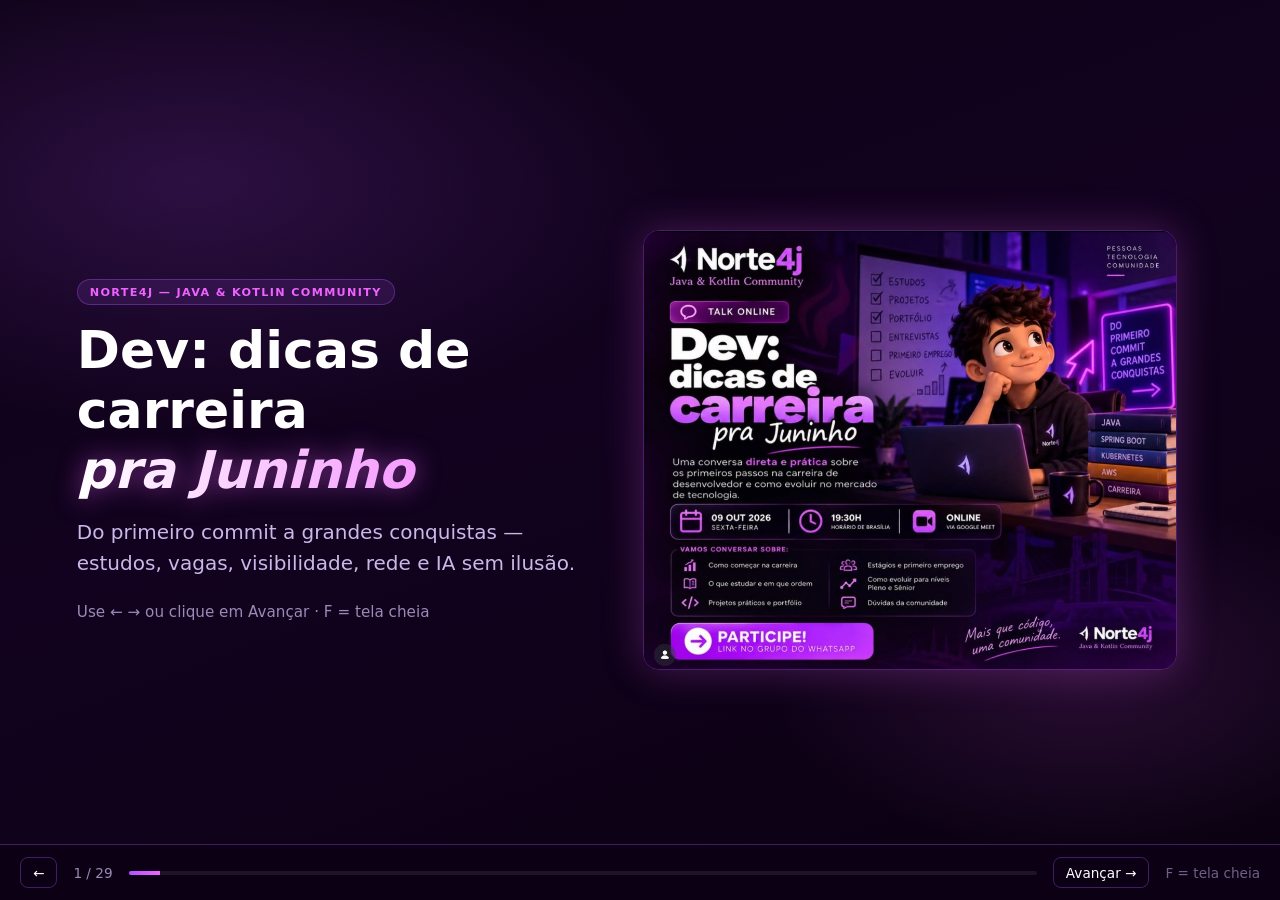
<file: apresentacao/deck.html>
<!DOCTYPE html>
<html lang="pt-BR">
<head>
  <meta charset="UTF-8">
  <meta name="viewport" content="width=device-width, initial-scale=1.0">
  <title>Slides</title>
  <link rel="stylesheet" href="assets/slides.css">
  <script>
    (function () {
      const params = new URLSearchParams(location.search);
      const deck = params.get("deck") || "dev-juninho-30-slides.json";
      document.documentElement.setAttribute("data-slides-config", deck);
      const link = document.createElement("link");
      link.rel = "preload";
      link.href = deck;
      link.as = "fetch";
      link.crossOrigin = "";
      document.head.appendChild(link);
    })();
  </script>
</head>
<body>
  <div class="deck" id="deck" aria-live="polite"></div>

  <div class="ui" role="toolbar" aria-label="Navegação da apresentação">
    <button type="button" id="prev" aria-label="Slide anterior">←</button>
    <span id="counter">…</span>
    <div class="progress" aria-hidden="true"><div class="progress__fill" id="progress"></div></div>
    <button type="button" id="next" aria-label="Próximo slide">Avançar →</button>
    <span class="hint">F = tela cheia</span>
  </div>

  <script type="module" src="assets/slides-renderer.js"></script>
</body>
</html>
</file>
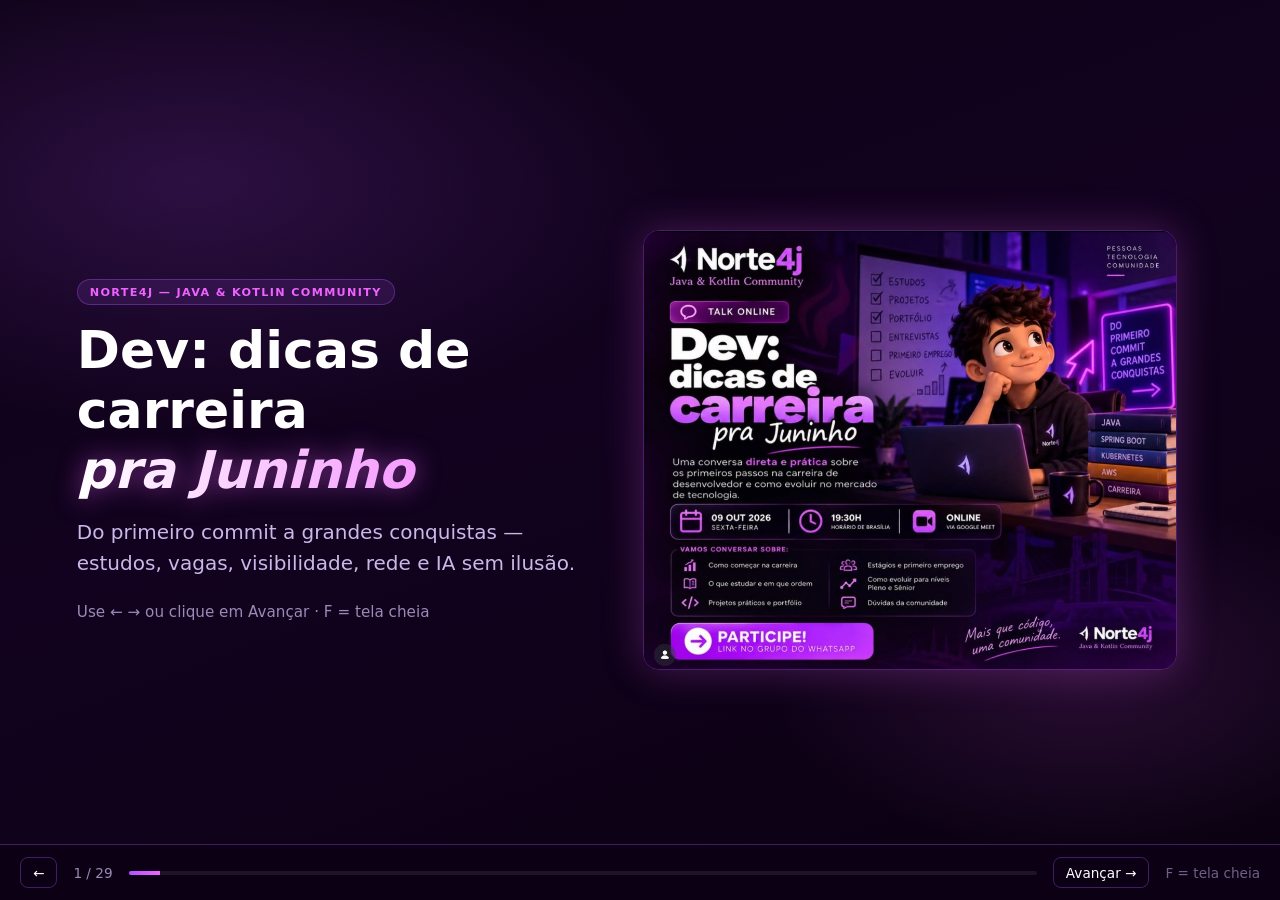
<file: apresentacao/dev-juninho-30-slides.html>
<!DOCTYPE html>
<html lang="pt-BR">
<head>
  <meta charset="UTF-8">
  <meta name="viewport" content="width=device-width, initial-scale=1.0">
  <title>Dev: dicas de carreira pra Juninho — 30 slides</title>
  <link rel="icon" type="image/svg+xml" href="data:image/svg+xml,%3Csvg xmlns='http://www.w3.org/2000/svg' viewBox='0 0 32 32' role='img' aria-label='Slides'%3E%3Cdefs%3E%3ClinearGradient id='g' x1='0%25' y1='0%25' x2='100%25' y2='100%25'%3E%3Cstop offset='0%25' stop-color='%23b352ff'/%3E%3Cstop offset='100%25' stop-color='%23f062ff'/%3E%3C/linearGradient%3E%3Cfilter id='glow'%3E%3CfeGaussianBlur stdDeviation='1.2' result='b'/%3E%3CfeMerge%3E%3CfeMergeNode in='b'/%3E%3CfeMergeNode in='SourceGraphic'/%3E%3C/feMerge%3E%3C/filter%3E%3C/defs%3E%3Crect width='32' height='32' rx='8' fill='%230d0115'/%3E%3Crect x='6' y='7' width='20' height='15' rx='2.5' fill='none' stroke='url(%23g)' stroke-width='2' filter='url(%23glow)'/%3E%3Crect x='9' y='10' width='14' height='2' rx='1' fill='url(%23g)'/%3E%3Crect x='9' y='14' width='10' height='1.5' rx='.75' fill='%23c9b8e8' opacity='.9'/%3E%3Crect x='9' y='17' width='12' height='1.5' rx='.75' fill='%23c9b8e8' opacity='.65'/%3E%3Cpolygon points='22,22 22,26 26,24' fill='url(%23g)'/%3E%3C/svg%3E">
  <link rel="apple-touch-icon" href="data:image/svg+xml,%3Csvg xmlns='http://www.w3.org/2000/svg' viewBox='0 0 32 32'%3E%3Crect width='32' height='32' rx='8' fill='%230d0115'/%3E%3Crect x='6' y='7' width='20' height='15' rx='2.5' fill='none' stroke='%23f062ff' stroke-width='2'/%3E%3Cpolygon points='22,22 22,26 26,24' fill='%23f062ff'/%3E%3C/svg%3E">
  <style>
    :root {
      --bg: #0d0115;
      --bg-card: rgba(20, 8, 32, 0.85);
      --accent-from: #b352ff;
      --accent-to: #f062ff;
      --text: #ffffff;
      --text-soft: #c9b8e8;
      --text-muted: #9a8ab5;
      --border: rgba(179, 82, 255, 0.35);
      --glow: 0 0 40px rgba(240, 98, 255, 0.25);
      --font: "Segoe UI", system-ui, -apple-system, sans-serif;
    }

    * { box-sizing: border-box; margin: 0; padding: 0; }

    html, body {
      height: 100%;
      overflow: hidden;
      font-family: var(--font);
      background: var(--bg);
      color: var(--text);
    }

    body::before {
      content: "";
      position: fixed;
      inset: 0;
      background:
        radial-gradient(ellipse 70% 50% at 15% 20%, rgba(179, 82, 255, 0.18), transparent 55%),
        radial-gradient(ellipse 50% 40% at 85% 75%, rgba(240, 98, 255, 0.12), transparent 50%),
        linear-gradient(160deg, #0d0115 0%, #12021f 45%, #0a0110 100%);
      z-index: 0;
    }

    .deck {
      position: relative;
      z-index: 1;
      height: 100vh;
      width: 100vw;
    }

    .slide {
      position: absolute;
      inset: 0;
      display: flex;
      flex-direction: column;
      justify-content: center;
      padding: clamp(1.5rem, 4vw, 3.5rem) clamp(1.5rem, 6vw, 5rem);
      opacity: 0;
      visibility: hidden;
      transform: translateX(24px);
      transition: opacity 0.35s ease, transform 0.35s ease, visibility 0.35s;
      pointer-events: none;
    }

    .slide.is-active {
      opacity: 1;
      visibility: visible;
      transform: translateX(0);
      pointer-events: auto;
    }

    .slide--scroll.is-active {
      justify-content: flex-start;
      overflow-x: hidden;
      overflow-y: auto;
      padding-bottom: 4.5rem;
      -webkit-overflow-scrolling: touch;
    }

    .slide--checklist h2 {
      font-size: clamp(1.35rem, 3vw, 2rem);
      margin-bottom: 0.5rem;
    }

    .slide--checklist .grid-2 {
      grid-template-columns: repeat(3, minmax(0, 1fr));
      gap: 0.65rem;
      max-width: 62rem;
    }

    @media (max-width: 900px) {
      .slide--checklist .grid-2 {
        grid-template-columns: repeat(2, minmax(0, 1fr));
      }
    }

    .slide--checklist .mini-card {
      padding: 0.65rem 0.75rem;
    }

    .slide--checklist .mini-card h3 {
      font-size: 0.72rem;
    }

    .slide--checklist .mini-card p {
      font-size: 0.82rem;
      line-height: 1.35;
    }

    .slide--section {
      justify-content: flex-end;
      padding-bottom: clamp(3rem, 12vh, 6rem);
    }

    .slide--section .section-num {
      font-size: clamp(4rem, 14vw, 9rem);
      font-weight: 800;
      line-height: 1;
      background: linear-gradient(135deg, var(--accent-from), var(--accent-to));
      -webkit-background-clip: text;
      background-clip: text;
      color: transparent;
      filter: drop-shadow(0 0 30px rgba(240, 98, 255, 0.4));
      margin-bottom: 0.25rem;
    }

    .slide--challenge .card {
      border-color: rgba(240, 98, 255, 0.55);
      box-shadow: var(--glow);
    }

    .badge {
      display: inline-block;
      font-size: 0.7rem;
      font-weight: 700;
      letter-spacing: 0.12em;
      text-transform: uppercase;
      padding: 0.35rem 0.75rem;
      border-radius: 999px;
      border: 1px solid var(--border);
      color: var(--accent-to);
      margin-bottom: 1rem;
      background: rgba(179, 82, 255, 0.12);
    }

    .badge--challenge {
      background: linear-gradient(90deg, var(--accent-from), var(--accent-to));
      color: #0d0115;
      border: none;
    }

    h1 {
      font-size: clamp(1.75rem, 4.5vw, 3.25rem);
      font-weight: 800;
      line-height: 1.15;
      max-width: 18ch;
    }

    h1 .script {
      display: block;
      font-weight: 600;
      font-style: italic;
      background: linear-gradient(90deg, #fff, var(--accent-to));
      -webkit-background-clip: text;
      background-clip: text;
      color: transparent;
      text-shadow: none;
      filter: drop-shadow(0 0 12px rgba(240, 98, 255, 0.5));
    }

    h2 {
      font-size: clamp(1.5rem, 3.5vw, 2.5rem);
      font-weight: 700;
      margin-bottom: 1rem;
      background: linear-gradient(90deg, #fff 30%, var(--accent-to));
      -webkit-background-clip: text;
      background-clip: text;
      color: transparent;
    }

    .subtitle {
      font-size: clamp(1rem, 2vw, 1.25rem);
      color: var(--text-soft);
      max-width: 42rem;
      margin-top: 1rem;
      line-height: 1.55;
    }

    .meta {
      margin-top: 1.5rem;
      font-size: 0.95rem;
      color: var(--text-muted);
    }

    .card {
      background: var(--bg-card);
      border: 1px solid var(--border);
      border-radius: 16px;
      padding: clamp(1.25rem, 3vw, 2rem);
      max-width: 52rem;
      backdrop-filter: blur(12px);
    }

    ul, ol {
      margin-top: 0.75rem;
      padding-left: 1.25rem;
      color: var(--text-soft);
      font-size: clamp(0.95rem, 1.8vw, 1.15rem);
      line-height: 1.65;
    }

    li { margin-bottom: 0.5rem; }
    li strong { color: var(--text); }

    .grid-2 {
      display: grid;
      grid-template-columns: repeat(auto-fit, minmax(220px, 1fr));
      gap: 1rem;
      max-width: 56rem;
      margin-top: 1rem;
    }

    .mini-card {
      background: rgba(179, 82, 255, 0.08);
      border: 1px solid var(--border);
      border-radius: 12px;
      padding: 1rem 1.1rem;
    }

    .mini-card h3 {
      font-size: 0.85rem;
      text-transform: uppercase;
      letter-spacing: 0.06em;
      color: var(--accent-to);
      margin-bottom: 0.35rem;
    }

    .mini-card p {
      font-size: 0.95rem;
      color: var(--text-soft);
      line-height: 1.45;
    }

    .cover-grid {
      display: grid;
      grid-template-columns: 1fr 1fr;
      gap: 2rem;
      align-items: center;
      max-width: 1100px;
      width: 100%;
    }

    @media (max-width: 800px) {
      .cover-grid { grid-template-columns: 1fr; }
      .cover-grid img { max-height: 220px; object-fit: cover; width: 100%; border-radius: 12px; }
    }

    .cover-grid img {
      width: 100%;
      border-radius: 16px;
      border: 1px solid var(--border);
      box-shadow: var(--glow);
    }

    .quote {
      margin-top: 1rem;
      padding-left: 1rem;
      border-left: 3px solid var(--accent-from);
      color: var(--text-muted);
      font-style: italic;
      font-size: 0.95rem;
    }

    .ui {
      position: fixed;
      bottom: 0;
      left: 0;
      right: 0;
      z-index: 10;
      display: flex;
      align-items: center;
      gap: 1rem;
      padding: 0.75rem 1.25rem;
      background: rgba(13, 1, 21, 0.92);
      border-top: 1px solid var(--border);
      font-size: 0.85rem;
      color: var(--text-muted);
    }

    .progress {
      flex: 1;
      height: 4px;
      background: rgba(255, 255, 255, 0.08);
      border-radius: 999px;
      overflow: hidden;
    }

    .progress__fill {
      height: 100%;
      width: 0%;
      background: linear-gradient(90deg, var(--accent-from), var(--accent-to));
      transition: width 0.3s ease;
    }

    .ui button {
      background: transparent;
      border: 1px solid var(--border);
      color: var(--text);
      border-radius: 8px;
      padding: 0.4rem 0.75rem;
      cursor: pointer;
      font: inherit;
    }

    .ui button:hover {
      border-color: var(--accent-to);
      box-shadow: var(--glow);
    }

    .hint { opacity: 0.7; }

    .slide--open .card {
      min-height: 14rem;
      display: flex;
      flex-direction: column;
      justify-content: center;
      border-style: dashed;
      border-width: 2px;
    }

    .slide--open .open-prompt {
      font-size: clamp(1.1rem, 2.2vw, 1.45rem);
      color: var(--text-soft);
      line-height: 1.6;
      max-width: 40rem;
    }

    .link-grid {
      display: grid;
      grid-template-columns: repeat(auto-fit, minmax(240px, 1fr));
      gap: 0.85rem;
      max-width: 56rem;
      margin-top: 1.25rem;
    }

    .link-card {
      display: block;
      text-decoration: none;
      color: var(--text);
      background: rgba(179, 82, 255, 0.1);
      border: 1px solid var(--border);
      border-radius: 14px;
      padding: 1rem 1.15rem;
      transition: border-color 0.2s ease, box-shadow 0.2s ease, transform 0.2s ease;
    }

    .link-card:hover {
      border-color: var(--accent-to);
      box-shadow: var(--glow);
      transform: translateY(-2px);
    }

    .link-card span {
      display: block;
      font-size: 0.72rem;
      letter-spacing: 0.08em;
      text-transform: uppercase;
      color: var(--accent-to);
      margin-bottom: 0.35rem;
    }

    .link-card strong {
      font-size: 1rem;
      font-weight: 600;
      word-break: break-word;
    }
  </style>
</head>
<body>
  <div class="deck" id="deck" aria-live="polite">

    <!-- 1 -->
    <section class="slide is-active" data-slide="1">
      <div class="cover-grid">
        <div>
          <span class="badge">Norte4j — Java &amp; Kotlin Community</span>
          <h1>Dev: dicas de carreira <span class="script">pra Juninho</span></h1>
          <p class="subtitle">Do primeiro commit a grandes conquistas — estudos, vagas, visibilidade, rede e IA sem ilusão.</p>
          <p class="meta">Use ← → ou clique em Avançar · F = tela cheia</p>
        </div>
        <img src="assets/capa-norte4j.jpg" alt="Capa do evento Dev: dicas de carreira pra Juninho">
      </div>
    </section>

    <!-- 2 -->
    <section class="slide" data-slide="2">
      <span class="badge">Roteiro</span>
      <h2>O que vamos conversar</h2>
      <div class="grid-2">
        <div class="mini-card"><h3>01</h3><p>Escolher linguagem (sem fanatismo)</p></div>
        <div class="mini-card"><h3>02</h3><p>O que estudar além do tutorial</p></div>
        <div class="mini-card"><h3>03</h3><p>Primeira vaga e dia a dia</p></div>
        <div class="mini-card"><h3>04</h3><p>Subir de senioridade com ética</p></div>
        <div class="mini-card"><h3>05</h3><p>Networking que abre porta</p></div>
        <div class="mini-card"><h3>06</h3><p>IA como multiplicador</p></div>
        <div class="mini-card"><h3>→</h3><p>Desafio: projeto guiado Java + Angular no GitHub</p></div>
      </div>
    </section>

    <!-- 3 -->
    <section class="slide slide--section" data-slide="3">
      <span class="badge">Tema 01</span>
      <div class="section-num">01</div>
      <h2>Como escolher a linguagem</h2>
      <p class="subtitle">Não existe “a melhor”. Existe a que você vai usar com consistência.</p>
    </section>

    <!-- 4 -->
    <section class="slide" data-slide="4">
      <span class="badge">Linguagem</span>
      <h2>Sem preferência religiosa</h2>
      <div class="card">
        <ul>
          <li><strong>Java, Kotlin, C#, Python, Go…</strong> são ferramentas. O mercado contrata problema resolvido, não logo na camiseta.</li>
          <li>Parar de trocar de stack todo mês é metade da batalha.</li>
          <li>Escolha com base em <strong>vagas na sua regão</strong>, <strong>comunidade ativa</strong> e <strong>tipo de produto</strong> que te anima (web, mobile, backend, dados).</li>
        </ul>
        <p class="quote">Pergunta útil: “Onde eu quero estar empregado em 12 meses?” — a resposta costuma apontar a stack.</p>
      </div>
    </section>

    <!-- 5 -->
    <section class="slide slide--scroll slide--checklist" data-slide="5">
      <span class="badge">Linguagem</span>
      <h2>Critérios práticos (checklist)</h2>
      <div class="grid-2">
        <div class="mini-card"><h3>Mercado</h3><p>Abra 20 vagas júnior/estágio e conte a stack mais repetida — não o Twitter.</p></div>
        <div class="mini-card"><h3>Curva</h3><p>Uma linguagem “difícil” com mentoria e comunidade pode ser mais rápida que uma “fácil” sozinho.</p></div>
        <div class="mini-card"><h3>Ecossistema</h3><p>Framework maduro, documentação, empresas usando em produção.</p></div>
        <div class="mini-card"><h3>Projeto âncora</h3><p>Um projeto real (API, app, automação) fixa a escolha melhor que 40 cursos.</p></div>
        <div class="mini-card"><h3>Fullstack → especialista</h3><p>Comece <strong>fullstack / full cycle</strong> (back, front, deploy, entrega ponta a ponta) — é o perfil com <strong>mais janelas</strong> no início. Depois aprofunde onde o mercado e você mais combinam.</p></div>
        <div class="mini-card"><h3>Nuvem (AWS)</h3><p>Estude bastante <strong>computação em nuvem</strong>, principalmente <strong>AWS</strong> e o ecossistema: EC2, S3, RDS, Lambda, IAM, CloudWatch — deploy e operação viram diferencial cedo.</p></div>
      </div>
    </section>

    <!-- 6 -->
    <section class="slide slide--section" data-slide="7">
      <span class="badge">Tema 02</span>
      <div class="section-num">02</div>
      <h2>O que estudar</h2>
      <p class="subtitle">Sair do óbvio: o júnior que só replica tutorial some na massa.</p>
    </section>

    <!-- 8 -->
    <section class="slide" data-slide="8">
      <span class="badge">Fundamentos</span>
      <h2>Estrutura de dados &amp; complexidade</h2>
      <div class="card">
        <ul>
          <li>Listas, mapas, filas, árvores — <strong>quando usar cada uma</strong> no dia a dia (cache, fila, índice).</li>
          <li>Big O na prática: loop aninhado em lista grande? Índice no banco? N+1?</li>
          <li>LeetCode infinito não é obrigatório; <strong>entender trade-off</strong> é.</li>
        </ul>
      </div>
    </section>

    <!-- 9 -->
    <section class="slide" data-slide="9">
      <span class="badge">Fundamentos</span>
      <h2>Segurança (mínimo viável de produção)</h2>
      <div class="card">
        <ul>
          <li>Auth: sessão vs JWT, expiração, não logar senha/token.</li>
          <li>OWASP Top 10 em linguagem humana: injection, XSS, IDOR, secrets no repo.</li>
          <li>Dependências: <strong>CVE não é só coisa de sênior</strong> — rode scanner no CI quando puder.</li>
        </ul>
      </div>
    </section>

    <!-- 10 -->
    <section class="slide" data-slide="10">
      <span class="badge">Fundamentos</span>
      <h2>Performance</h2>
      <div class="card">
        <ul>
          <li>Meça antes de “otimizar”: logs, APM, query lenta, profiling.</li>
          <li>Cache com critério (o que invalida? consistência?).</li>
          <li>Async/concorrência só quando o gargalo está claro — complexidade tem custo.</li>
        </ul>
      </div>
    </section>

    <!-- 11 -->
    <section class="slide" data-slide="11">
      <span class="badge">Fundamentos</span>
      <h2>Resiliência de aplicações</h2>
      <div class="card">
        <ul>
          <li>Timeout, retry com backoff, circuit breaker — serviço externo <strong>vai</strong> cair.</li>
          <li>Idempotência em filas e pagamentos.</li>
          <li>Health check, graceful shutdown, fila morta (DLQ).</li>
        </ul>
      </div>
    </section>

    <!-- 12 -->
    <section class="slide" data-slide="12">
      <span class="badge">Fundamentos</span>
      <h2>Sair do óbvio</h2>
      <div class="grid-2">
        <div class="mini-card"><h3>Cloud (AWS)</h3><p>Domine pelo menos <strong>4 ferramentas</strong> — ex.: S3, IAM, Lambda, RDS, CloudWatch, ECS (o que seu time usar de verdade).</p></div>
        <div class="mini-card"><h3>Observabilidade</h3><p>Métricas, traces, correlação de request — “funciona na minha máquina” não escala.</p></div>
        <div class="mini-card"><h3>Deploy &amp; CI</h3><p>Pipeline que roda teste e lint; ambiente parecido com produção.</p></div>
        <div class="mini-card"><h3>Domínio</h3><p>Ler regra de negócio e perguntar “e se falhar aqui?”</p></div>
        <div class="mini-card"><h3>Escrita</h3><p>ADR curto, PR description, post-mortem — comunicação é skill técnica.</p></div>
      </div>
    </section>

    <!-- 13 -->
    <section class="slide slide--section" data-slide="14">
      <span class="badge">Tema 03</span>
      <div class="section-num">03</div>
      <h2>Primeira vaga</h2>
      <p class="subtitle">Estágio, trainee, júnior — o jogo é entrada + aprendizado acelerado.</p>
    </section>

    <!-- 15 -->
    <section class="slide" data-slide="15">
      <span class="badge">Primeira vaga</span>
      <h2>Estágio × trainee × júnior</h2>
      <div class="card">
        <ul>
          <li><strong>Estágio:</strong> foco em formação; expectativa de mentoria; ótimo para carteira e ritmo de estudo.</li>
          <li><strong>Trainee:</strong> programa estruturado; turma; prazo definido para virar pleno/júnior.</li>
          <li><strong>Júnior:</strong> entrega com supervisão; menos “aula”, mais produto.</li>
        </ul>
        <p class="quote">Aceite o degrau que te coloca <em>dentro</em> de um time que shipa código de verdade.</p>
      </div>
    </section>

    <!-- 16 -->
    <section class="slide" data-slide="16">
      <span class="badge">Primeira vaga</span>
      <h2>Onde procurar</h2>
      <div class="grid-2">
        <div class="mini-card"><h3>Plataformas</h3><p>LinkedIn, Gupy, Catho, Programathor, GeekHunter, site da empresa.</p></div>
        <div class="mini-card"><h3>Comunidades</h3><p>Discord/WhatsApp de cidade, meetups (Norte4j!), grupos de vagas com curadoria.</p></div>
        <div class="mini-card"><h3>Indicação</h3><p>Ex-faculdade, mentores, palestrantes — mensagem curta + link do GitHub/LinkedIn.</p></div>
        <div class="mini-card"><h3>ATS</h3><p>CV com palavras da vaga; portfólio linkado; projeto deployado &gt; 10 certificados.</p></div>
      </div>
    </section>

    <!-- 17 -->
    <section class="slide" data-slide="17">
      <span class="badge">Primeira vaga</span>
      <h2>Comportamento no dia a dia</h2>
      <div class="card">
        <ul>
          <li><strong>Pergunte cedo</strong> quando travar 30–45 min — com contexto e o que já tentou.</li>
          <li><strong>Entregue em fatias</strong>: PR pequeno, revisável, com descrição clara.</li>
          <li>Anote decisões do time; participe de daily sem monopolizar.</li>
          <li>Errou? Assume, corrige, registra aprendizado — confiança &gt; ego.</li>
          <li>Horário e combinados: remoto também é profissionalismo.</li>
        </ul>
      </div>
    </section>

    <!-- 18 -->
    <section class="slide slide--section" data-slide="19">
      <span class="badge">Tema 04</span>
      <div class="section-num">04</div>
      <h2>Subindo de senioridade</h2>
      <p class="subtitle">Promoção raramente cai do céu — visibilidade + impacto + conversa.</p>
    </section>

    <!-- 20 -->
    <section class="slide" data-slide="20">
      <span class="badge">Carreira</span>
      <h2>Como mostrar trabalho</h2>
      <div class="card">
        <ul>
          <li><strong>Brag document</strong> mensal: o que entregou, métrica, risco evitado, quem ajudou.</li>
          <li>PRs e demos: antes/depois, print de dashboard, tempo de resposta.</li>
          <li>1:1 com líder: pauta com objetivos alinhados à rubrica de nível (pleno/sênior).</li>
          <li>Compartilhe conhecimento: lunch &amp; learn, doc interna, onboarding melhorado.</li>
        </ul>
      </div>
    </section>

    <!-- 21 -->
    <section class="slide" data-slide="21">
      <span class="badge">Carreira</span>
      <h2>Linha do tempo realista</h2>
      <div class="card">
        <ul>
          <li><strong>0–12 meses:</strong> aprender o sistema, entregar tickets com qualidade.</li>
          <li><strong>12–24 meses:</strong> dono de feature, propor melhorias, reduzir débito local.</li>
          <li><strong>24–36+ meses:</strong> influência cross-team, mentoria, incidentes, arquitetura.</li>
        </ul>
        <p class="quote">Empresa e contexto mudam os números — o padrão é: <em>escopo maior, autonomia maior</em>.</p>
      </div>
    </section>

    <!-- 22 -->
    <section class="slide" data-slide="22">
      <span class="badge">Carreira</span>
      <h2>Como negociar promoção</h2>
      <div class="card">
        <ul>
          <li>Peça <strong>critérios explícitos</strong> do próximo nível (comportamentos, não só “tempo de casa”).</li>
          <li>Traga evidências do brag doc; compare com a rubrica.</li>
          <li>Se não houver vaga/orçamento: plano com data de revisão, escopo, salário alvo.</li>
          <li>Alternativas: título, faixa salarial, projetos estratégicos — negocie pacote.</li>
        </ul>
      </div>
    </section>

    <!-- 23 -->
    <section class="slide" data-slide="23">
      <span class="badge">Carreira</span>
      <h2>Visibilidade sem “puxar saco”</h2>
      <div class="card">
        <ul>
          <li><strong>Relacionamento ≠ bajulação:</strong> seja confiável, claro e útil para o time e o líder.</li>
          <li>Antecipe problema com solução; não só “deu ruim”.</li>
          <li>Reconheça trabalho dos outros — reputação é rede.</li>
          <li>Política existe; ética é não inventar mérito nem apagar colega.</li>
        </ul>
      </div>
    </section>

    <!-- 24 -->
    <section class="slide slide--section" data-slide="25">
      <span class="badge">Tema 05</span>
      <div class="section-num">05</div>
      <h2>Networking</h2>
      <p class="subtitle">Porta que mais abre: alguém que já viu você trabalhar (ou estudar sério).</p>
    </section>

    <!-- 26 -->
    <section class="slide" data-slide="26">
      <span class="badge">Networking</span>
      <h2>Indicações que funcionam</h2>
      <div class="card">
        <ul>
          <li>Mensagem curta: quem você é, vaga alvo, link GitHub/LinkedIn, <strong>por que encaixa</strong>.</li>
          <li>Facilite o indicador: CV em PDF, bloco de competências, disponibilidade.</li>
          <li>Depois da indicação: feedback para quem indicou — fecha o ciclo.</li>
          <li>Indique outros quando puder; rede é conta corrente de reciprocidade.</li>
        </ul>
      </div>
    </section>

    <!-- 27 -->
    <section class="slide" data-slide="27">
      <span class="badge">Networking</span>
      <h2>Comunidades</h2>
      <div class="grid-2">
        <div class="mini-card"><h3>Presença</h3><p>Meetup, live, open source local — consistência &gt; um evento por ano.</p></div>
        <div class="mini-card"><h3>Contribuição</h3><p>Responda dúvida de iniciante, revise PR, escreva resumo de talk.</p></div>
        <div class="mini-card"><h3>Marca</h3><p>Um tema: “júnior em Java”, “primeiro emprego” — foco ajuda a ser lembrado.</p></div>
        <div class="mini-card"><h3>Online</h3><p>LinkedIn técnico, blog curto, thread de aprendizado — não precisa ser influencer.</p></div>
      </div>
    </section>

    <!-- 28 -->
    <section class="slide" data-slide="28">
      <span class="badge">Networking</span>
      <h2>Comunicação</h2>
      <div class="card">
        <ul>
          <li><strong>Escrito:</strong> título claro, contexto, pedido, prazo — no Slack e no e-mail.</li>
          <li><strong>Falado:</strong> daily objetiva; reunião com agenda; “não sei” honesto.</li>
          <li><strong>Escuta:</strong> repetir entendimento antes de codar — evita retrabalho.</li>
          <li>Inglês técnico: mesmo B1 abre vaga remota — 15 min/dia já conta.</li>
        </ul>
      </div>
    </section>

    <!-- 29 -->
    <section class="slide slide--section" data-slide="30">
      <span class="badge">Tema 06</span>
      <div class="section-num">06</div>
      <h2>IA na carreira do júnior</h2>
      <p class="subtitle">Não tenha medo — mas não troque fundamentos por atalho.</p>
    </section>

    <!-- 31 -->
    <section class="slide" data-slide="31">
      <span class="badge">IA</span>
      <h2>Multiplique, não some</h2>
      <div class="card">
        <ul>
          <li>Use IA para <strong>explicar erro</strong>, gerar testes, rascunhar doc, explorar API — sempre validando.</li>
          <li>Não pare de estudar estrutura de dados, segurança e sistema — IA não assina o deploy por você.</li>
          <li>Regra: se você não consegue explicar o código em voz alta, ainda não é seu.</li>
          <li>IA acelera quem já tem base; quem só copia e cola fica refém da ferramenta.</li>
        </ul>
      </div>
    </section>

    <!-- 32 — desafio único -->
    <section class="slide slide--challenge" data-slide="32">
      <span class="badge badge--challenge">Desafio</span>
      <h2>Guia para devs iniciantes</h2>
      <div class="card">
        <p class="subtitle" style="margin-top: 0;">Repositório de <strong>prática guiada</strong> — não é produto pronto. Você implementa, testa, documenta e evolui task por task.</p>
        <ul>
          <li><strong>Stack:</strong> Java + Spring Boot, Angular, PostgreSQL, Docker, JWT, testes.</li>
          <li><strong>Trilha:</strong> login → S3/MinIO → feed → RabbitMQ → trending e recomendações (9 tasks).</li>
          <li><strong>Regras:</strong> Gitflow, código seu, sem gerador/“projeto inteiro na IA”, 80% de cobertura no que você fizer.</li>
        </ul>
        <a class="link-card" style="margin-top: 1.25rem;" href="https://github.com/developerRafu/app-java-angular-login" target="_blank" rel="noopener noreferrer">
          <span>Abrir no GitHub</span>
          <strong>github.com/developerRafu/app-java-angular-login</strong>
        </a>
        <p class="quote">Comece pela Task 1 e não pule etapas — é assim que time de produto trabalha.</p>
      </div>
    </section>

    <!-- 33 — espaço aberto -->
    <section class="slide slide--open" data-slide="33">
      <span class="badge">Rodízio</span>
      <h2>Bora trocar ideia?</h2>
      <div class="card">
        <p class="open-prompt">Espaço aberto para <strong>outros devs</strong> compartilharem experiências, dicas, erros que viraram aprendizado e caminhos para a primeira vaga.</p>
        <ul style="margin-top: 1.25rem;">
          <li>Qual foi sua virada de chave na carreira?</li>
          <li>O que você faria diferente como júnior?</li>
          <li>Qual comunidade ou hábito mais te ajudou?</li>
        </ul>
      </div>
    </section>

    <!-- 34 — contatos -->
    <section class="slide slide--links" data-slide="34">
      <span class="badge">Conecte</span>
      <h2>Rafael Almeida</h2>
      <p class="subtitle">Do primeiro commit a grandes conquistas — obrigado, Norte4j!</p>
      <div class="link-grid">
        <a class="link-card" href="https://github.com/developerRafu" target="_blank" rel="noopener noreferrer">
          <span>GitHub</span>
          <strong>github.com/developerRafu</strong>
        </a>
        <a class="link-card" href="https://developerrafu.github.io/portfolio/" target="_blank" rel="noopener noreferrer">
          <span>Portfólio</span>
          <strong>developerrafu.github.io/portfolio</strong>
        </a>
        <a class="link-card" href="https://www.instagram.com/rafu.class/" target="_blank" rel="noopener noreferrer">
          <span>Instagram</span>
          <strong>@rafu.class</strong>
        </a>
        <a class="link-card" href="https://chat.whatsapp.com/CEC5j1W4Rcb7vRuRQZ03xj" target="_blank" rel="noopener noreferrer">
          <span>Norte4j · WhatsApp</span>
          <strong>Grupo Geral — Java &amp; Kotlin</strong>
        </a>
        <a class="link-card" href="https://comunidade.devsnorte.com/comunidade/norte4j-java-kotlin-community-35" target="_blank" rel="noopener noreferrer">
          <span>Grupo / eventos</span>
          <strong>Comunidade Norte (Norte4j)</strong>
        </a>
        <a class="link-card" href="https://developerrafu.github.io/landing-consultoria-java/" target="_blank" rel="noopener noreferrer">
          <span>Mentoria Dev Java + IA</span>
          <strong>Vem pra mentoria</strong>
        </a>
      </div>
      <p class="meta" style="margin-top: 1.5rem;">Slides online: developerrafu.github.io/portfolio/apresentacao/dev-juninho-30-slides.html</p>
    </section>
  </div>

  <div class="ui" role="toolbar" aria-label="Navegação da apresentação">
    <button type="button" id="prev" aria-label="Slide anterior">←</button>
    <span id="counter">1 / 28</span>
    <div class="progress" aria-hidden="true"><div class="progress__fill" id="progress"></div></div>
    <button type="button" id="next" aria-label="Próximo slide">Avançar →</button>
    <span class="hint">F = tela cheia</span>
  </div>

  <script>
    (function () {
      const slides = Array.from(document.querySelectorAll(".slide"));
      const total = slides.length;
      let index = 0;

      const counterEl = document.getElementById("counter");
      const progressEl = document.getElementById("progress");
      const prevBtn = document.getElementById("prev");
      const nextBtn = document.getElementById("next");

      function show(i) {
        index = Math.max(0, Math.min(total - 1, i));
        slides.forEach((slide, n) => {
          slide.classList.toggle("is-active", n === index);
        });
        counterEl.textContent = (index + 1) + " / " + total;
        progressEl.style.width = ((index + 1) / total * 100) + "%";
        document.title = "Slide " + (index + 1) + " — Dev Juninho";
      }

      function next() { show(index + 1); }
      function prev() { show(index - 1); }

      nextBtn.addEventListener("click", next);
      prevBtn.addEventListener("click", prev);

      document.addEventListener("keydown", function (e) {
        if (e.key === "ArrowRight" || e.key === " " || e.key === "PageDown") {
          e.preventDefault();
          next();
        }
        if (e.key === "ArrowLeft" || e.key === "PageUp") {
          e.preventDefault();
          prev();
        }
        if (e.key === "Home") { e.preventDefault(); show(0); }
        if (e.key === "End") { e.preventDefault(); show(total - 1); }
        if (e.key === "f" || e.key === "F") {
          if (!document.fullscreenElement) {
            document.documentElement.requestFullscreen().catch(function () {});
          } else {
            document.exitFullscreen();
          }
        }
      });

      let touchStartX = 0;
      document.addEventListener("touchstart", function (e) {
        touchStartX = e.changedTouches[0].screenX;
      }, { passive: true });
      document.addEventListener("touchend", function (e) {
        const dx = e.changedTouches[0].screenX - touchStartX;
        if (Math.abs(dx) > 50) {
          if (dx < 0) next();
          else prev();
        }
      }, { passive: true });

      show(0);
    })();
  </script>
</body>
</html>
</file>
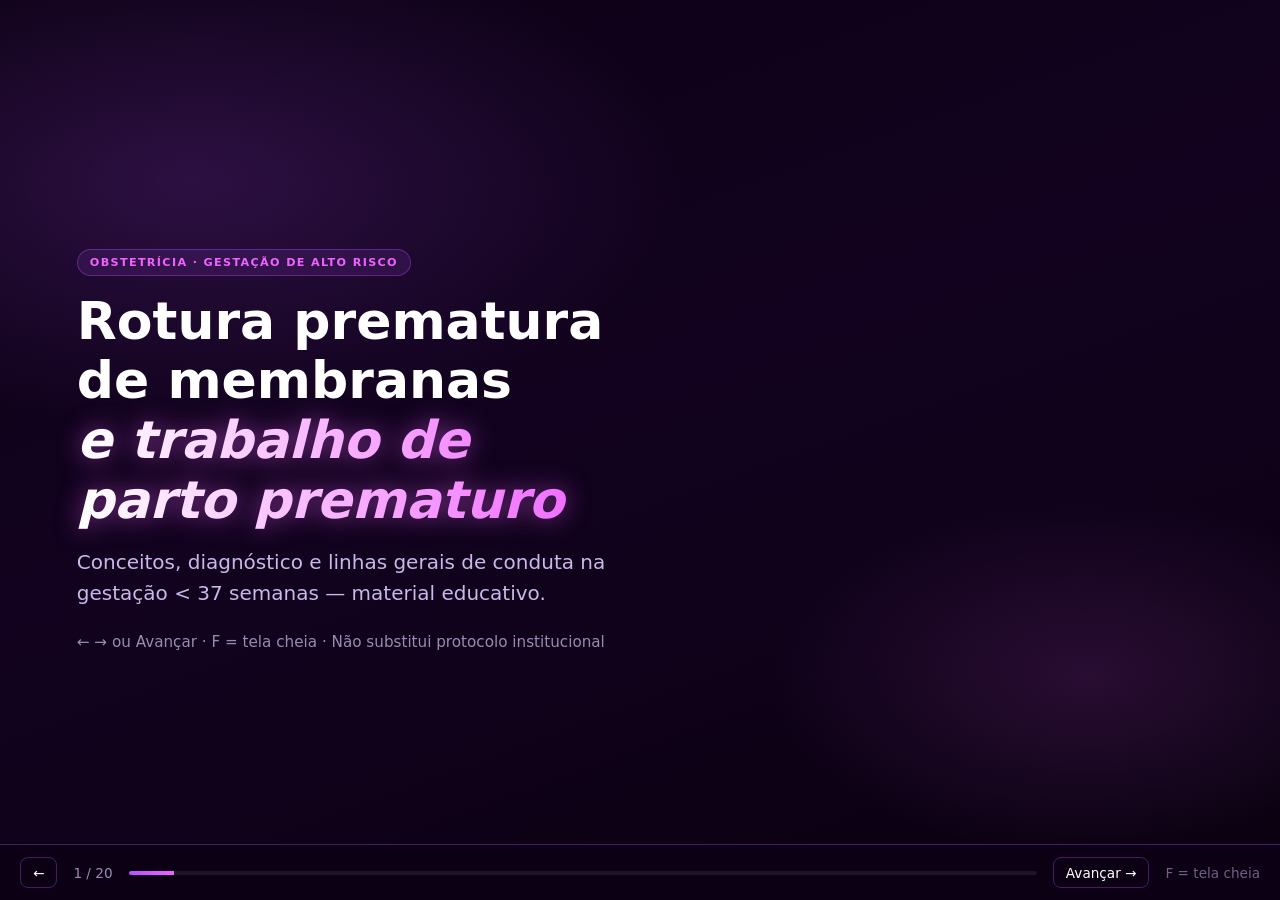
<file: apresentacao/rotura-membranas-tpp.html>
<!DOCTYPE html>
<html lang="pt-BR" data-slides-config="rotura-membranas-tpp.json">
<head>
  <meta charset="UTF-8">
  <meta name="viewport" content="width=device-width, initial-scale=1.0">
  <title>Rotura prematura de membranas e trabalho de parto prematuro</title>
  <link rel="preload" href="rotura-membranas-tpp.json" as="fetch" crossorigin>
  <link rel="stylesheet" href="assets/slides.css">
</head>
<body>
  <div class="deck" id="deck" aria-live="polite"></div>

  <div class="ui" role="toolbar" aria-label="Navegação da apresentação">
    <button type="button" id="prev" aria-label="Slide anterior">←</button>
    <span id="counter">…</span>
    <div class="progress" aria-hidden="true"><div class="progress__fill" id="progress"></div></div>
    <button type="button" id="next" aria-label="Próximo slide">Avançar →</button>
    <span class="hint">F = tela cheia</span>
  </div>

  <script type="module" src="assets/slides-renderer.js"></script>
</body>
</html>
</file>
<file: apresentacao/assets/slides.css>
:root {
      --bg: #0d0115;
      --bg-card: rgba(20, 8, 32, 0.85);
      --accent-from: #b352ff;
      --accent-to: #f062ff;
      --text: #ffffff;
      --text-soft: #c9b8e8;
      --text-muted: #9a8ab5;
      --border: rgba(179, 82, 255, 0.35);
      --glow: 0 0 40px rgba(240, 98, 255, 0.25);
      --font: "Segoe UI", system-ui, -apple-system, sans-serif;
    }

    * { box-sizing: border-box; margin: 0; padding: 0; }

    html, body {
      height: 100%;
      overflow: hidden;
      font-family: var(--font);
      background: var(--bg);
      color: var(--text);
    }

    body::before {
      content: "";
      position: fixed;
      inset: 0;
      background:
        radial-gradient(ellipse 70% 50% at 15% 20%, rgba(179, 82, 255, 0.18), transparent 55%),
        radial-gradient(ellipse 50% 40% at 85% 75%, rgba(240, 98, 255, 0.12), transparent 50%),
        linear-gradient(160deg, #0d0115 0%, #12021f 45%, #0a0110 100%);
      z-index: 0;
    }

    .deck {
      position: relative;
      z-index: 1;
      height: 100vh;
      width: 100vw;
    }

    .slide {
      position: absolute;
      inset: 0;
      display: flex;
      flex-direction: column;
      justify-content: center;
      padding: clamp(1.5rem, 4vw, 3.5rem) clamp(1.5rem, 6vw, 5rem);
      opacity: 0;
      visibility: hidden;
      transform: translateX(24px);
      transition: opacity 0.35s ease, transform 0.35s ease, visibility 0.35s;
      pointer-events: none;
    }

    .slide.is-active {
      opacity: 1;
      visibility: visible;
      transform: translateX(0);
      pointer-events: auto;
    }

    .slide--scroll.is-active {
      justify-content: flex-start;
      overflow-x: hidden;
      overflow-y: auto;
      padding-bottom: 4.5rem;
      -webkit-overflow-scrolling: touch;
    }

    .slide--checklist h2 {
      font-size: clamp(1.35rem, 3vw, 2rem);
      margin-bottom: 0.5rem;
    }

    .slide--checklist .grid-2 {
      grid-template-columns: repeat(3, minmax(0, 1fr));
      gap: 0.65rem;
      max-width: 62rem;
    }

    @media (max-width: 900px) {
      .slide--checklist .grid-2 {
        grid-template-columns: repeat(2, minmax(0, 1fr));
      }
    }

    .slide--checklist .mini-card {
      padding: 0.65rem 0.75rem;
    }

    .slide--checklist .mini-card h3 {
      font-size: 0.72rem;
    }

    .slide--checklist .mini-card p {
      font-size: 0.82rem;
      line-height: 1.35;
    }

    .slide--section {
      justify-content: flex-end;
      padding-bottom: clamp(3rem, 12vh, 6rem);
    }

    .slide--section .section-num {
      font-size: clamp(4rem, 14vw, 9rem);
      font-weight: 800;
      line-height: 1;
      background: linear-gradient(135deg, var(--accent-from), var(--accent-to));
      -webkit-background-clip: text;
      background-clip: text;
      color: transparent;
      filter: drop-shadow(0 0 30px rgba(240, 98, 255, 0.4));
      margin-bottom: 0.25rem;
    }

    .slide--challenge .card {
      border-color: rgba(240, 98, 255, 0.55);
      box-shadow: var(--glow);
    }

    .badge {
      display: inline-block;
      font-size: 0.7rem;
      font-weight: 700;
      letter-spacing: 0.12em;
      text-transform: uppercase;
      padding: 0.35rem 0.75rem;
      border-radius: 999px;
      border: 1px solid var(--border);
      color: var(--accent-to);
      margin-bottom: 1rem;
      background: rgba(179, 82, 255, 0.12);
    }

    .badge--challenge {
      background: linear-gradient(90deg, var(--accent-from), var(--accent-to));
      color: #0d0115;
      border: none;
    }

    h1 {
      font-size: clamp(1.75rem, 4.5vw, 3.25rem);
      font-weight: 800;
      line-height: 1.15;
      max-width: 18ch;
    }

    h1 .script {
      display: block;
      font-weight: 600;
      font-style: italic;
      background: linear-gradient(90deg, #fff, var(--accent-to));
      -webkit-background-clip: text;
      background-clip: text;
      color: transparent;
      text-shadow: none;
      filter: drop-shadow(0 0 12px rgba(240, 98, 255, 0.5));
    }

    h2 {
      font-size: clamp(1.5rem, 3.5vw, 2.5rem);
      font-weight: 700;
      margin-bottom: 1rem;
      background: linear-gradient(90deg, #fff 30%, var(--accent-to));
      -webkit-background-clip: text;
      background-clip: text;
      color: transparent;
    }

    .subtitle {
      font-size: clamp(1rem, 2vw, 1.25rem);
      color: var(--text-soft);
      max-width: 42rem;
      margin-top: 1rem;
      line-height: 1.55;
    }

    .meta {
      margin-top: 1.5rem;
      font-size: 0.95rem;
      color: var(--text-muted);
    }

    .card {
      background: var(--bg-card);
      border: 1px solid var(--border);
      border-radius: 16px;
      padding: clamp(1.25rem, 3vw, 2rem);
      max-width: 52rem;
      backdrop-filter: blur(12px);
    }

    ul, ol {
      margin-top: 0.75rem;
      padding-left: 1.25rem;
      color: var(--text-soft);
      font-size: clamp(0.95rem, 1.8vw, 1.15rem);
      line-height: 1.65;
    }

    li { margin-bottom: 0.5rem; }
    li strong { color: var(--text); }

    .grid-2 {
      display: grid;
      grid-template-columns: repeat(auto-fit, minmax(220px, 1fr));
      gap: 1rem;
      max-width: 56rem;
      margin-top: 1rem;
    }

    .mini-card {
      background: rgba(179, 82, 255, 0.08);
      border: 1px solid var(--border);
      border-radius: 12px;
      padding: 1rem 1.1rem;
    }

    .mini-card h3 {
      font-size: 0.85rem;
      text-transform: uppercase;
      letter-spacing: 0.06em;
      color: var(--accent-to);
      margin-bottom: 0.35rem;
    }

    .mini-card p {
      font-size: 0.95rem;
      color: var(--text-soft);
      line-height: 1.45;
    }

    .cover-grid {
      display: grid;
      grid-template-columns: 1fr 1fr;
      gap: 2rem;
      align-items: center;
      max-width: 1100px;
      width: 100%;
    }

    @media (max-width: 800px) {
      .cover-grid { grid-template-columns: 1fr; }
      .cover-grid img { max-height: 220px; object-fit: cover; width: 100%; border-radius: 12px; }
    }

    .cover-grid img {
      width: 100%;
      border-radius: 16px;
      border: 1px solid var(--border);
      box-shadow: var(--glow);
    }

    .quote {
      margin-top: 1rem;
      padding-left: 1rem;
      border-left: 3px solid var(--accent-from);
      color: var(--text-muted);
      font-style: italic;
      font-size: 0.95rem;
    }

    .ui {
      position: fixed;
      bottom: 0;
      left: 0;
      right: 0;
      z-index: 10;
      display: flex;
      align-items: center;
      gap: 1rem;
      padding: 0.75rem 1.25rem;
      background: rgba(13, 1, 21, 0.92);
      border-top: 1px solid var(--border);
      font-size: 0.85rem;
      color: var(--text-muted);
    }

    .progress {
      flex: 1;
      height: 4px;
      background: rgba(255, 255, 255, 0.08);
      border-radius: 999px;
      overflow: hidden;
    }

    .progress__fill {
      height: 100%;
      width: 0%;
      background: linear-gradient(90deg, var(--accent-from), var(--accent-to));
      transition: width 0.3s ease;
    }

    .ui button {
      background: transparent;
      border: 1px solid var(--border);
      color: var(--text);
      border-radius: 8px;
      padding: 0.4rem 0.75rem;
      cursor: pointer;
      font: inherit;
    }

    .ui button:hover {
      border-color: var(--accent-to);
      box-shadow: var(--glow);
    }

    .hint { opacity: 0.7; }

    .slide--open .card {
      min-height: 14rem;
      display: flex;
      flex-direction: column;
      justify-content: center;
      border-style: dashed;
      border-width: 2px;
    }

    .slide--open .open-prompt {
      font-size: clamp(1.1rem, 2.2vw, 1.45rem);
      color: var(--text-soft);
      line-height: 1.6;
      max-width: 40rem;
    }

    .link-grid {
      display: grid;
      grid-template-columns: repeat(auto-fit, minmax(240px, 1fr));
      gap: 0.85rem;
      max-width: 56rem;
      margin-top: 1.25rem;
    }

    .link-card {
      display: block;
      text-decoration: none;
      color: var(--text);
      background: rgba(179, 82, 255, 0.1);
      border: 1px solid var(--border);
      border-radius: 14px;
      padding: 1rem 1.15rem;
      transition: border-color 0.2s ease, box-shadow 0.2s ease, transform 0.2s ease;
    }

    .link-card:hover {
      border-color: var(--accent-to);
      box-shadow: var(--glow);
      transform: translateY(-2px);
    }

    .link-card span {
      display: block;
      font-size: 0.72rem;
      letter-spacing: 0.08em;
      text-transform: uppercase;
      color: var(--accent-to);
      margin-bottom: 0.35rem;
    }

    .link-card strong {
      font-size: 1rem;
      font-weight: 600;
      word-break: break-word;
    }
</file>
